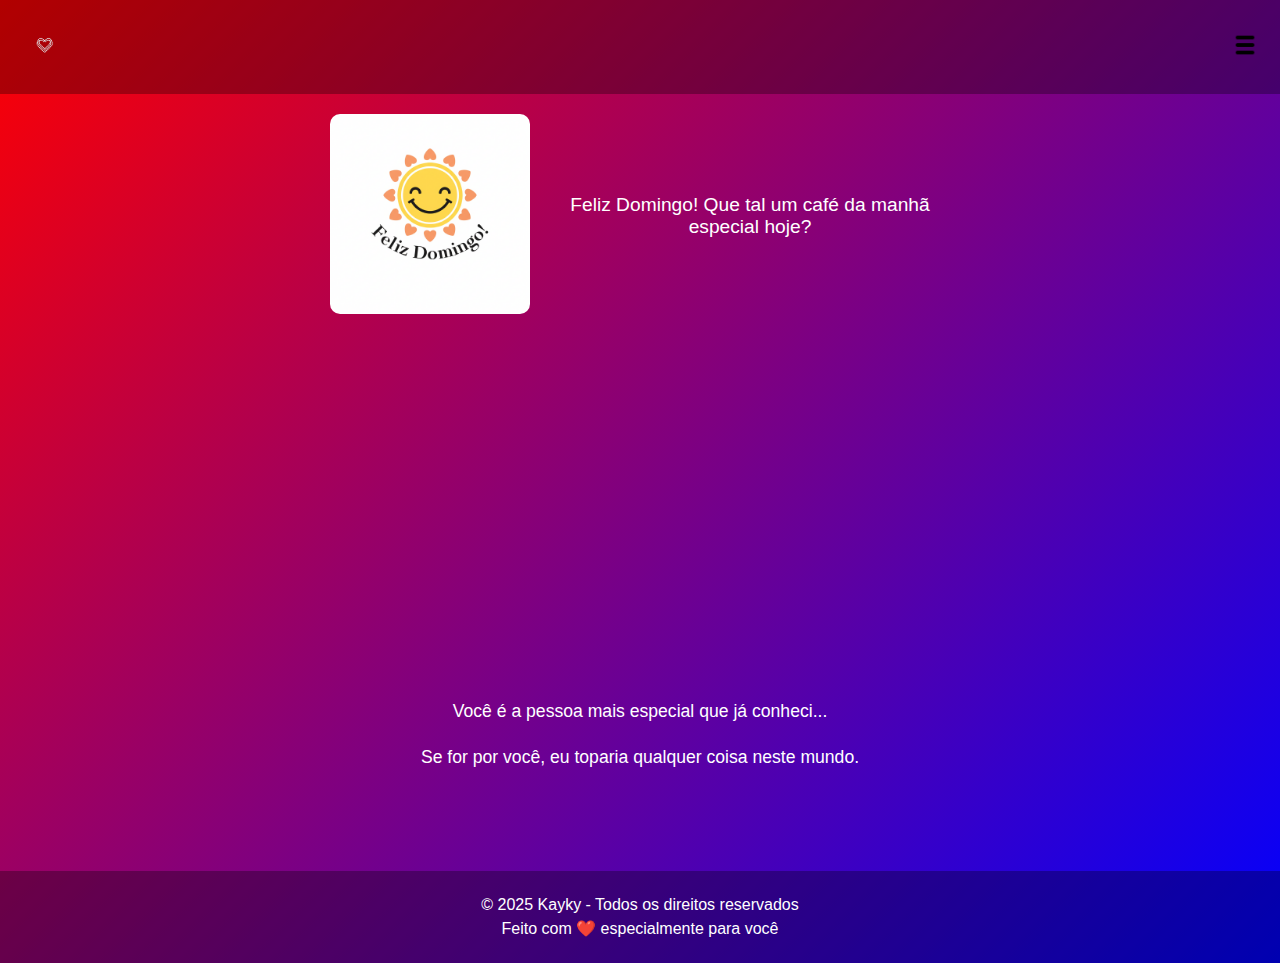
<file: index.html>
<!DOCTYPE html>
<html lang="pt-BR">
<head>
    <meta charset="UTF-8">
    <meta name="viewport" content="width=device-width, initial-scale=1.0">
    <title>Para Você ❤️</title>
    <link rel="stylesheet" href="style.css">
</head>
<body>
    <!-- Menu Superior -->
    <header>
        <div class="logo">
            <img src="imagens/logo.png" alt="Logo">
        </div>
        <div class="menu-toggle">
            <img src="imagens/menu-icon.png" alt="Menu">
        </div>
        <nav class="menu">
            <ul>
                <li><a href="paginas/servicos.html">Serviços</a></li>
                <li><a href="paginas/status.html">Status</a></li>
                <li><a href="paginas/mensagens.html">Mensagens</a></li>
                <li><a href="paginas/contato.html">Contato</a></li>
            </ul>
        </nav>
    </header>

    <!-- Conteúdo Principal -->
    <main>
        <div class="mensagem-diaria">
            <div class="imagem-dia">
                <!-- Imagem será carregada via JS -->
            </div>
            <div class="texto-dia">
                <!-- Mensagem será carregada via JS -->
            </div>
        </div>

        <div class="video-container">
            <iframe width="560" height="315" src="https://www.youtube.com/embed/cxkSy7drF_U" frameborder="0" allowfullscreen></iframe>
        </div>

        <div class="declaracao">
            <p>Você é a pessoa mais especial que já conheci...</p>
            <p>Se for por você, eu toparia qualquer coisa neste mundo.</p>
        </div>
    </main>

    <!-- Rodapé -->
    <footer>
        <p>© 2025 Kayky - Todos os direitos reservados</p>
        <p>Feito com ❤️ especialmente para você</p>
    </footer>

    <script src="script.js"></script>
</body>
</html>
</file>
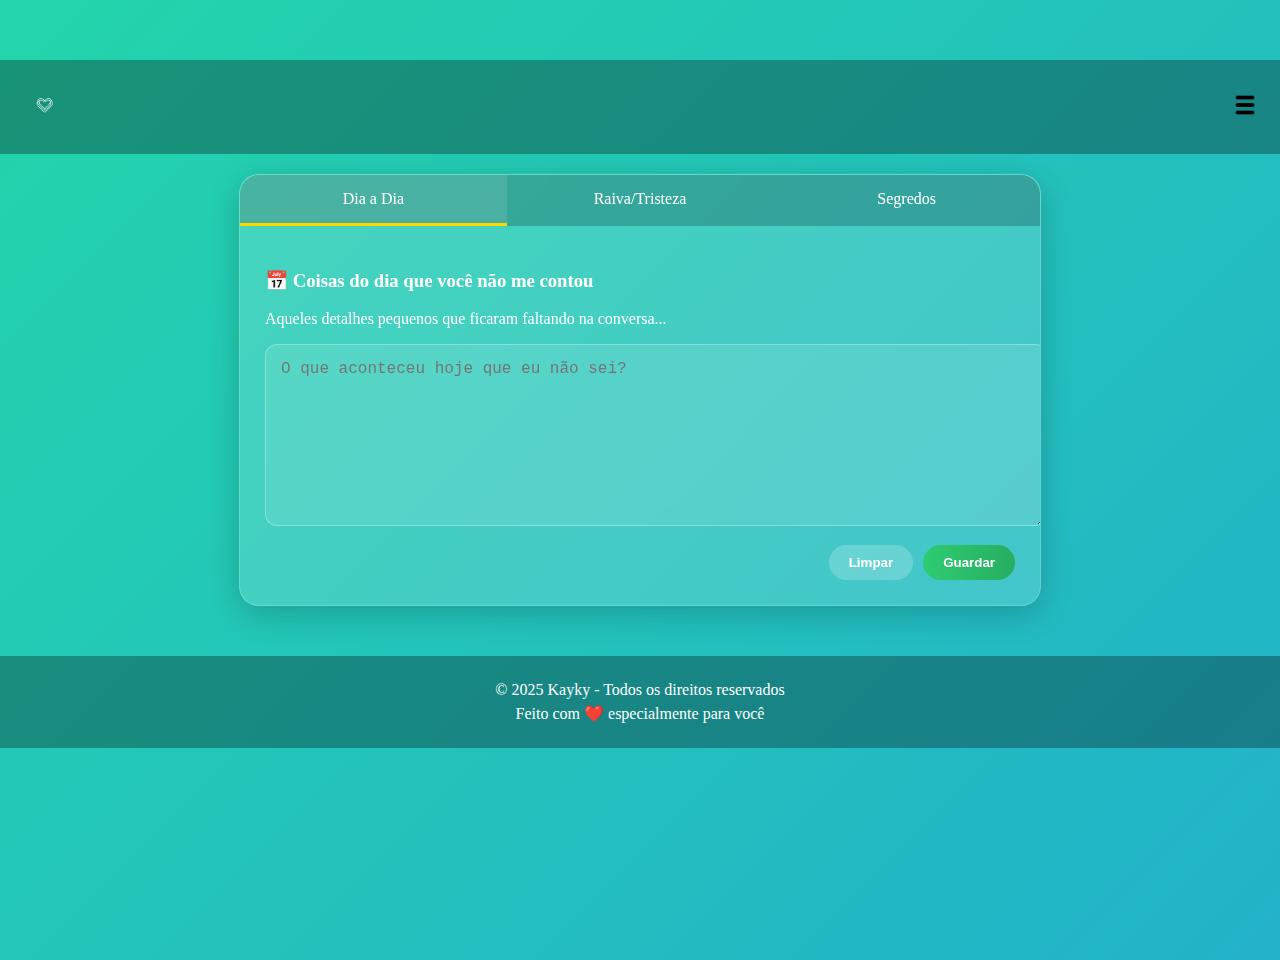
<file: paginas/contato.html>
<!DOCTYPE html>
<html lang="pt-BR">
<head>
    <meta charset="UTF-8">
    <meta name="viewport" content="width=device-width, initial-scale=1.0">
    <title>Caixa de Desabafos 💬</title>
    <link rel="stylesheet" href="../style.css">
    <style>
        /* Estilos gerais (mantendo o visual da página de status) */
        body {
            background: linear-gradient(-45deg, #ee7752, #e73c7e, #23a6d5, #23d5ab);
            background-size: 400% 400%;
            animation: gradient 15s ease infinite;
            color: white;
            font-family: 'Georgia', serif;
            margin: 0;
            min-height: 100vh;
            padding-top: 60px;
        }
        
        @keyframes gradient {
            0% { background-position: 0% 50%; }
            50% { background-position: 100% 50%; }
            100% { background-position: 0% 50%; }
        }

        /* Container principal */
        .tab-container {
            max-width: 800px;
            margin: 20px auto;
            background: rgba(255, 255, 255, 0.15);
            backdrop-filter: blur(10px);
            border-radius: 20px;
            border: 1px solid rgba(255, 255, 255, 0.2);
            box-shadow: 0 8px 32px rgba(0, 0, 0, 0.2);
            overflow: hidden;
        }

        /* Abas */
        .tabs {
            display: flex;
            background: rgba(0, 0, 0, 0.2);
        }
        
        .tab {
            padding: 15px 20px;
            cursor: pointer;
            text-align: center;
            flex: 1;
            transition: all 0.3s;
            border-bottom: 3px solid transparent;
        }
        
        .tab.active {
            border-bottom: 3px solid #ffd700;
            background: rgba(255, 255, 255, 0.1);
        }
        
        /* Conteúdo das abas */
        .tab-content {
            display: none;
            padding: 25px;
        }
        
        .tab-content.active {
            display: block;
        }
        
        /* Área de texto e botões */
        .text-box {
            position: relative;
        }
        
        textarea {
            width: 100%;
            padding: 15px;
            border-radius: 12px;
            background: rgba(255, 255, 255, 0.1);
            border: 1px solid rgba(255, 255, 255, 0.3);
            color: white;
            font-size: 16px;
            min-height: 150px;
            resize: vertical;
        }
        
        .buttons {
            display: flex;
            justify-content: flex-end;
            gap: 10px;
            margin-top: 15px;
        }
        
        button {
            padding: 10px 20px;
            border-radius: 20px;
            border: none;
            cursor: pointer;
            font-weight: bold;
            transition: all 0.3s;
        }
        
        .send-btn {
            background: linear-gradient(90deg, #2ecc71, #27ae60);
            color: white;
        }
        
        .clear-btn {
            background: rgba(255, 255, 255, 0.2);
            color: white;
        }
        
        button:hover {
            transform: translateY(-2px);
            box-shadow: 0 4px 8px rgba(0, 0, 0, 0.2);
        }
        
        /* Mensagem de confirmação */
        .confirmation {
            display: none;
            text-align: center;
            margin-top: 15px;
            padding: 10px;
            background: rgba(46, 204, 113, 0.2);
            border-radius: 8px;
        }
    </style>
</head>
<body>
    <!-- Menu Superior -->
    <header>
        <div class="logo">
            <img src="../imagens/logo.png" alt="Logo">
        </div>
        <div class="menu-toggle">
            <img src="../imagens/menu-icon.png" alt="Menu">
        </div>
        <nav class="menu">
            <ul>
                <li><a href="../index.html">Home</a></li>
                <li><a href="servicos.html">Serviços</a></li>
                <li><a href="status.html">Status</a></li>
                <li><a href="mensagens.html">Mensagens</a></li>
                <li><a href="contato.html">Contato</a></li>
            </ul>
        </nav>
    </header>

    <div class="tab-container">
        <!-- Abas -->
        <div class="tabs">
            <div class="tab active" data-tab="daily">Dia a Dia</div>
            <div class="tab" data-tab="angry">Raiva/Tristeza</div>
            <div class="tab" data-tab="secret">Segredos</div>
        </div>
        
        <!-- Conteúdo das Abas -->
        
        <!-- 1. Dia a Dia -->
        <div class="tab-content active" id="daily">
            <h3>📅 Coisas do dia que você não me contou</h3>
            <p>Aqueles detalhes pequenos que ficaram faltando na conversa...</p>
            <div class="text-box">
                <textarea placeholder="O que aconteceu hoje que eu não sei?"></textarea>
                <div class="buttons">
                    <button class="clear-btn">Limpar</button>
                    <button class="send-btn">Guardar</button>
                </div>
            </div>
            <div class="confirmation">Mensagem do dia guardada com carinho!</div>
        </div>
        
        <!-- 2. Raiva/Tristeza -->
        <div class="tab-content" id="angry">
            <h3>😤 Razões para estar chateada comigo</h3>
            <p>Me ajude a entender o que fiz de errado (pode ser anônimo)...</p>
            <div class="text-box">
                <textarea placeholder="O que eu fiz que te deixou brava/triste?"></textarea>
                <div class="buttons">
                    <button class="clear-btn">Limpar</button>
                    <button class="send-btn">Enviar</button>
                </div>
            </div>
            <div class="confirmation">Obrigado por compartilhar. Vou refletir sobre isso.</div>
        </div>
        
        <!-- 3. Segredos (com comportamento especial) -->
        <div class="tab-content" id="secret">
            <h3>🤫 Segredos Profundos</h3>
            <p>Algo sobre você, sobre alguém, ou que não quer que eu saiba ainda...</p>
            <div class="text-box">
                <textarea placeholder="Desabafe sem medo, isso não será salvo"></textarea>
                <div class="buttons">
                    <button class="clear-btn" id="destroy-btn">Apagar Para Sempre</button>
                </div>
            </div>
            <div class="confirmation" id="secret-confirm">Seu segredo está a salvo comigo (e foi vaporizado).</div>
        </div>
    </div>

    <!-- Rodapé -->
    <footer>
        <p>© 2025 Kayky - Todos os direitos reservados</p>
        <p>Feito com ❤️ especialmente para você</p>
    </footer>

    <script>
        // Sistema de abas
        const tabs = document.querySelectorAll('.tab');
        tabs.forEach(tab => {
            tab.addEventListener('click', () => {
                // Remove classe ativa de todas as abas
                tabs.forEach(t => t.classList.remove('active'));
                document.querySelectorAll('.tab-content').forEach(c => c.classList.remove('active'));
                
                // Ativa a aba clicada
                tab.classList.add('active');
                document.getElementById(tab.dataset.tab).classList.add('active');
            });
        });

        // Sistema de mensagens (para as abas normais)
        document.querySelectorAll('.send-btn').forEach(btn => {
            btn.addEventListener('click', function() {
                const tabContent = this.closest('.tab-content');
                const textarea = tabContent.querySelector('textarea');
                const confirmation = tabContent.querySelector('.confirmation');
                
                if(textarea.value.trim() !== '') {
                    // Salva no localStorage
                    const messages = JSON.parse(localStorage.getItem('tabMessages') || {};
                    messages[tabContent.id] = messages[tabContent.id] || [];
                    messages[tabContent.id].push({
                        text: textarea.value,
                        date: new Date().toISOString()
                    });
                    localStorage.setItem('tabMessages', JSON.stringify(messages));
                    
                    // Mostra confirmação
                    confirmation.style.display = 'block';
                    setTimeout(() => {
                        confirmation.style.display = 'none';
                    }, 3000);
                    
                    // Limpa o campo
                    textarea.value = '';
                }
            });
        });

        // Botão de limpar
        document.querySelectorAll('.clear-btn').forEach(btn => {
            btn.addEventListener('click', function() {
                const textarea = this.closest('.text-box').querySelector('textarea');
                textarea.value = '';
            });
        });

        // Comportamento ESPECIAL para a aba de segredos
        document.getElementById('destroy-btn').addEventListener('click', function() {
            const textarea = document.querySelector('#secret textarea');
            const confirmation = document.getElementById('secret-confirm');
            
            if(textarea.value.trim() !== '') {
                // NÃO SALVA - APENAS MOSTRA A CONFIRMAÇÃO
                confirmation.style.display = 'block';
                setTimeout(() => {
                    confirmation.style.display = 'none';
                }, 3000);
                
                // Limpa o campo
                textarea.value = '';
            }
        });

        // Menu toggle
        document.querySelector('.menu-toggle').addEventListener('click', function() {
            const menu = document.querySelector('.menu');
            menu.style.display = menu.style.display === 'block' ? 'none' : 'block';
        });
    </script>
</body>
</html>
</file>
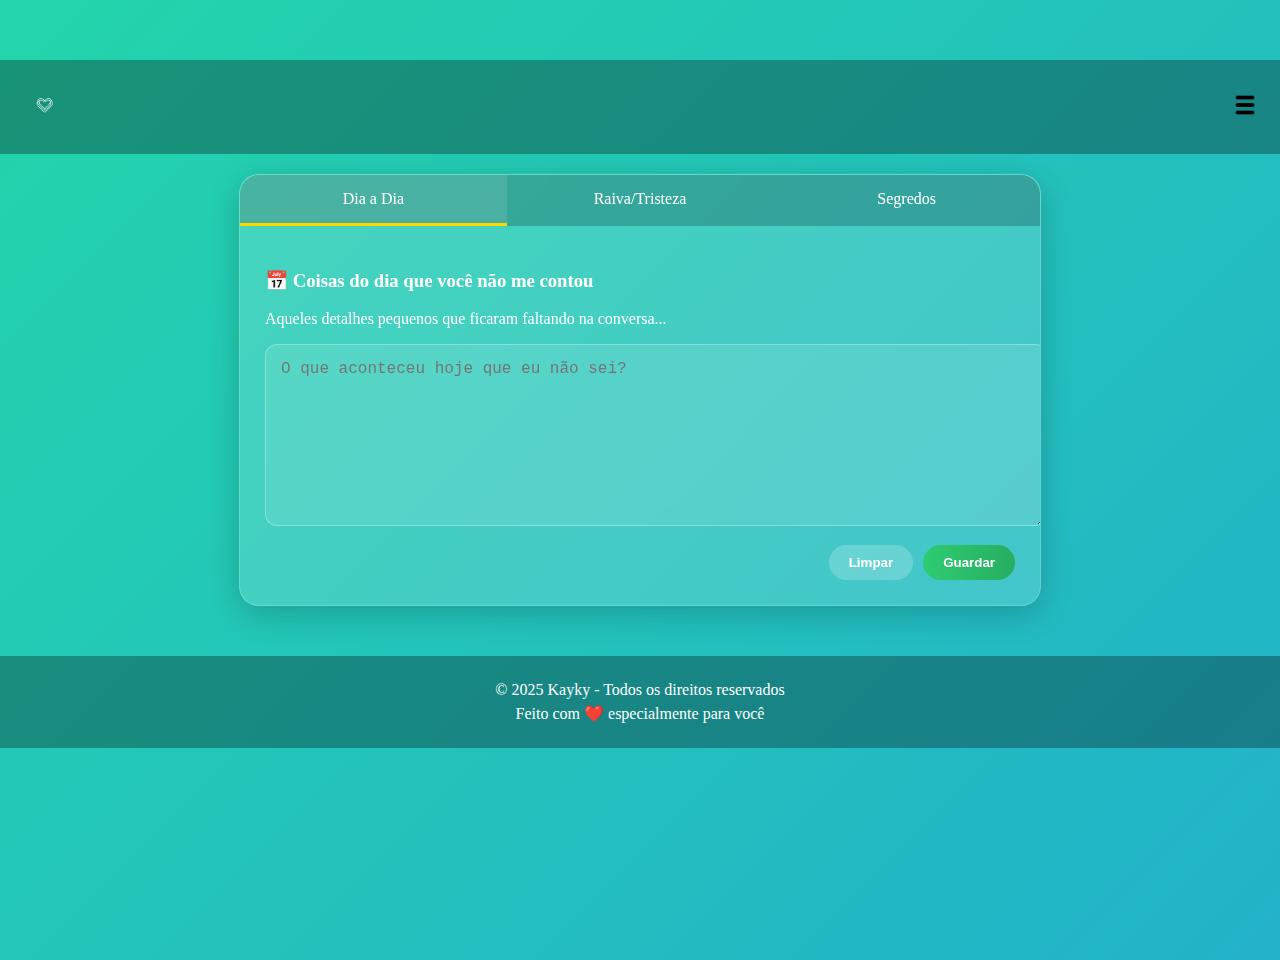
<file: paginas/contatos.html>
<!DOCTYPE html>
<html lang="pt-BR">
<head>
    <meta charset="UTF-8">
    <meta name="viewport" content="width=device-width, initial-scale=1.0">
    <title>Caixa de Desabafos 💬</title>
    <link rel="stylesheet" href="../style.css">
    <style>
        /* Estilos gerais (mantendo o visual da página de status) */
        body {
            background: linear-gradient(-45deg, #ee7752, #e73c7e, #23a6d5, #23d5ab);
            background-size: 400% 400%;
            animation: gradient 15s ease infinite;
            color: white;
            font-family: 'Georgia', serif;
            margin: 0;
            min-height: 100vh;
            padding-top: 60px;
        }
        
        @keyframes gradient {
            0% { background-position: 0% 50%; }
            50% { background-position: 100% 50%; }
            100% { background-position: 0% 50%; }
        }

        /* Container principal */
        .tab-container {
            max-width: 800px;
            margin: 20px auto;
            background: rgba(255, 255, 255, 0.15);
            backdrop-filter: blur(10px);
            border-radius: 20px;
            border: 1px solid rgba(255, 255, 255, 0.2);
            box-shadow: 0 8px 32px rgba(0, 0, 0, 0.2);
            overflow: hidden;
        }

        /* Abas */
        .tabs {
            display: flex;
            background: rgba(0, 0, 0, 0.2);
        }
        
        .tab {
            padding: 15px 20px;
            cursor: pointer;
            text-align: center;
            flex: 1;
            transition: all 0.3s;
            border-bottom: 3px solid transparent;
        }
        
        .tab.active {
            border-bottom: 3px solid #ffd700;
            background: rgba(255, 255, 255, 0.1);
        }
        
        /* Conteúdo das abas */
        .tab-content {
            display: none;
            padding: 25px;
        }
        
        .tab-content.active {
            display: block;
        }
        
        /* Área de texto e botões */
        .text-box {
            position: relative;
        }
        
        textarea {
            width: 100%;
            padding: 15px;
            border-radius: 12px;
            background: rgba(255, 255, 255, 0.1);
            border: 1px solid rgba(255, 255, 255, 0.3);
            color: white;
            font-size: 16px;
            min-height: 150px;
            resize: vertical;
        }
        
        .buttons {
            display: flex;
            justify-content: flex-end;
            gap: 10px;
            margin-top: 15px;
        }
        
        button {
            padding: 10px 20px;
            border-radius: 20px;
            border: none;
            cursor: pointer;
            font-weight: bold;
            transition: all 0.3s;
        }
        
        .send-btn {
            background: linear-gradient(90deg, #2ecc71, #27ae60);
            color: white;
        }
        
        .clear-btn {
            background: rgba(255, 255, 255, 0.2);
            color: white;
        }
        
        button:hover {
            transform: translateY(-2px);
            box-shadow: 0 4px 8px rgba(0, 0, 0, 0.2);
        }
        
        /* Mensagem de confirmação */
        .confirmation {
            display: none;
            text-align: center;
            margin-top: 15px;
            padding: 10px;
            background: rgba(46, 204, 113, 0.2);
            border-radius: 8px;
        }
    </style>
</head>
<body>
    <!-- Menu Superior -->
    <header>
        <div class="logo">
            <img src="../imagens/logo.png" alt="Logo">
        </div>
        <div class="menu-toggle">
            <img src="../imagens/menu-icon.png" alt="Menu">
        </div>
        <nav class="menu">
            <ul>
                <li><a href="../index.html">Home</a></li>
                <li><a href="servicos.html">Serviços</a></li>
                <li><a href="status.html">Status</a></li>
                <li><a href="mensagens.html">Mensagens</a></li>
                <li><a href="contato.html">Contato</a></li>
            </ul>
        </nav>
    </header>

    <div class="tab-container">
        <!-- Abas -->
        <div class="tabs">
            <div class="tab active" data-tab="daily">Dia a Dia</div>
            <div class="tab" data-tab="angry">Raiva/Tristeza</div>
            <div class="tab" data-tab="secret">Segredos</div>
        </div>
        
        <!-- Conteúdo das Abas -->
        
        <!-- 1. Dia a Dia -->
        <div class="tab-content active" id="daily">
            <h3>📅 Coisas do dia que você não me contou</h3>
            <p>Aqueles detalhes pequenos que ficaram faltando na conversa...</p>
            <div class="text-box">
                <textarea placeholder="O que aconteceu hoje que eu não sei?"></textarea>
                <div class="buttons">
                    <button class="clear-btn">Limpar</button>
                    <button class="send-btn">Guardar</button>
                </div>
            </div>
            <div class="confirmation">Mensagem do dia guardada com carinho!</div>
        </div>
        
        <!-- 2. Raiva/Tristeza -->
        <div class="tab-content" id="angry">
            <h3>😤 Razões para estar chateada comigo</h3>
            <p>Me ajude a entender o que fiz de errado (pode ser anônimo)...</p>
            <div class="text-box">
                <textarea placeholder="O que eu fiz que te deixou brava/triste?"></textarea>
                <div class="buttons">
                    <button class="clear-btn">Limpar</button>
                    <button class="send-btn">Enviar</button>
                </div>
            </div>
            <div class="confirmation">Obrigado por compartilhar. Vou refletir sobre isso.</div>
        </div>
        
        <!-- 3. Segredos (com comportamento especial) -->
        <div class="tab-content" id="secret">
            <h3>🤫 Segredos Profundos</h3>
            <p>Algo sobre você, sobre alguém, ou que não quer que eu saiba ainda...</p>
            <div class="text-box">
                <textarea placeholder="Desabafe sem medo, isso não será salvo"></textarea>
                <div class="buttons">
                    <button class="clear-btn" id="destroy-btn">Apagar Para Sempre</button>
                </div>
            </div>
            <div class="confirmation" id="secret-confirm">Seu segredo está a salvo comigo (e foi vaporizado).</div>
        </div>
    </div>

    <!-- Rodapé -->
    <footer>
        <p>© 2025 Kayky - Todos os direitos reservados</p>
        <p>Feito com ❤️ especialmente para você</p>
    </footer>

    <script>
        // Sistema de abas
        const tabs = document.querySelectorAll('.tab');
        tabs.forEach(tab => {
            tab.addEventListener('click', () => {
                // Remove classe ativa de todas as abas
                tabs.forEach(t => t.classList.remove('active'));
                document.querySelectorAll('.tab-content').forEach(c => c.classList.remove('active'));
                
                // Ativa a aba clicada
                tab.classList.add('active');
                document.getElementById(tab.dataset.tab).classList.add('active');
            });
        });

        // Sistema de mensagens (para as abas normais)
        document.querySelectorAll('.send-btn').forEach(btn => {
            btn.addEventListener('click', function() {
                const tabContent = this.closest('.tab-content');
                const textarea = tabContent.querySelector('textarea');
                const confirmation = tabContent.querySelector('.confirmation');
                
                if(textarea.value.trim() !== '') {
                    // Salva no localStorage
                    const messages = JSON.parse(localStorage.getItem('tabMessages') || {};
                    messages[tabContent.id] = messages[tabContent.id] || [];
                    messages[tabContent.id].push({
                        text: textarea.value,
                        date: new Date().toISOString()
                    });
                    localStorage.setItem('tabMessages', JSON.stringify(messages));
                    
                    // Mostra confirmação
                    confirmation.style.display = 'block';
                    setTimeout(() => {
                        confirmation.style.display = 'none';
                    }, 3000);
                    
                    // Limpa o campo
                    textarea.value = '';
                }
            });
        });

        // Botão de limpar
        document.querySelectorAll('.clear-btn').forEach(btn => {
            btn.addEventListener('click', function() {
                const textarea = this.closest('.text-box').querySelector('textarea');
                textarea.value = '';
            });
        });

        // Comportamento ESPECIAL para a aba de segredos
        document.getElementById('destroy-btn').addEventListener('click', function() {
            const textarea = document.querySelector('#secret textarea');
            const confirmation = document.getElementById('secret-confirm');
            
            if(textarea.value.trim() !== '') {
                // NÃO SALVA - APENAS MOSTRA A CONFIRMAÇÃO
                confirmation.style.display = 'block';
                setTimeout(() => {
                    confirmation.style.display = 'none';
                }, 3000);
                
                // Limpa o campo
                textarea.value = '';
            }
        });

        // Menu toggle
        document.querySelector('.menu-toggle').addEventListener('click', function() {
            const menu = document.querySelector('.menu');
            menu.style.display = menu.style.display === 'block' ? 'none' : 'block';
        });
    </script>
</body>
</html>
</file>
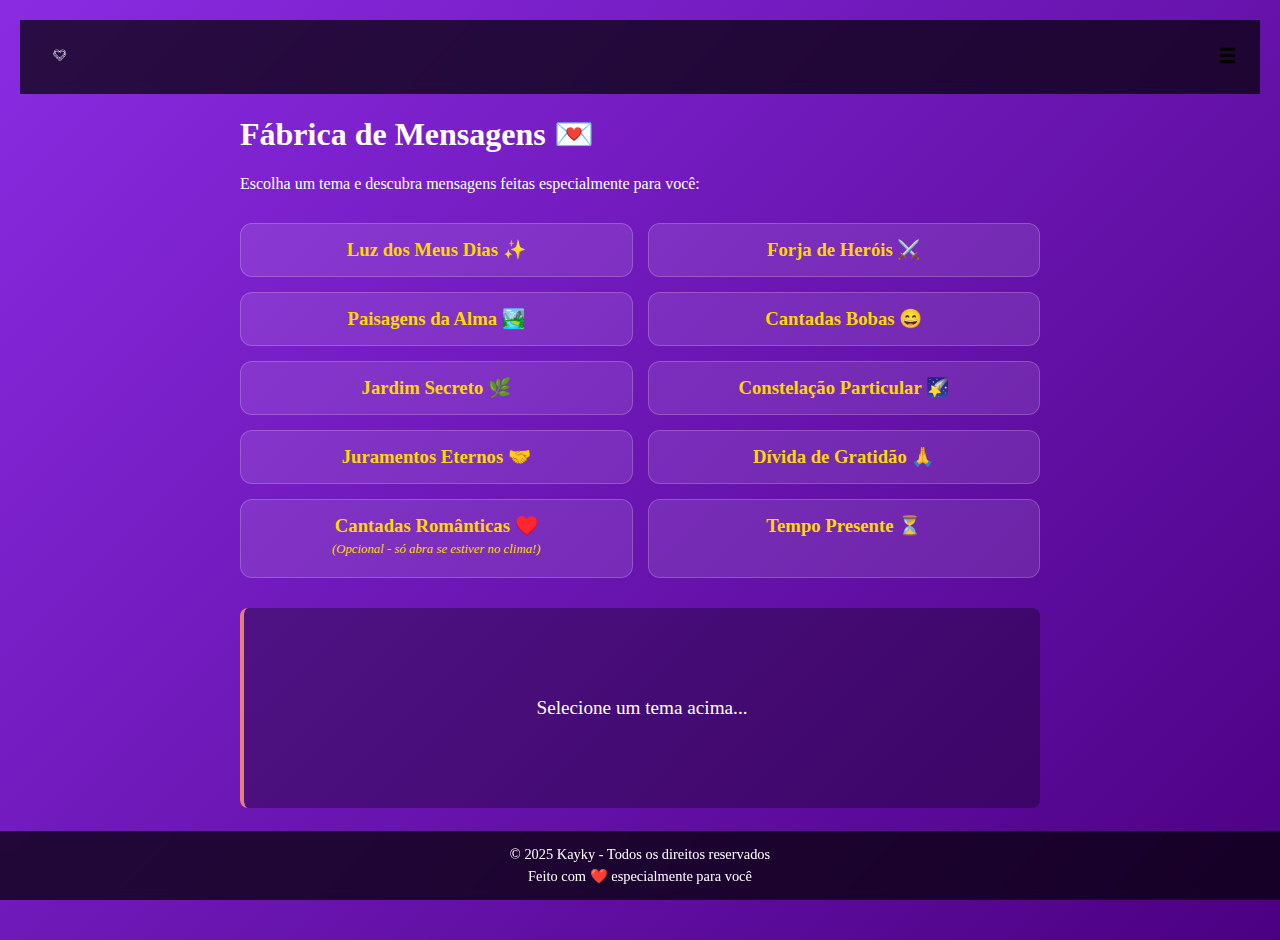
<file: paginas/mensagens.html>
<!DOCTYPE html>
<html lang="pt-BR">
<head>
    <meta charset="UTF-8">
    <meta name="viewport" content="width=device-width, initial-scale=1.0">
    <title>Mensagens para Você 💌</title>
    <style>
        body {
            background: linear-gradient(135deg, #8a2be2, #4b0082);
            color: white;
            font-family: 'Georgia', serif;
            margin: 0;
            padding: 20px;
            min-height: 100vh;
        }
        .mensagens-container {
            max-width: 800px;
            margin: 0 auto;
        }
        .temas-grid {
            display: grid;
            grid-template-columns: repeat(2, 1fr);
            gap: 15px;
            margin: 30px 0;
        }
        .tema-box {
            background: rgba(255, 255, 255, 0.1);
            border-radius: 12px;
            padding: 15px;
            text-align: center;
            cursor: pointer;
            transition: all 0.3s;
            border: 1px solid rgba(255, 255, 255, 0.2);
        }
        .tema-box:hover {
            transform: translateY(-5px);
            background: rgba(255, 255, 255, 0.15);
        }
        .tema-box h3 {
            margin: 0;
            color: #ffd700;
            display: flex;
            align-items: center;
            justify-content: center;
            gap: 8px;
        }
        .aviso {
            font-size: 0.8rem;
            color: #ffd700;
            font-style: italic;
            margin: 5px 0;
        }
        .mensagem-box {
            background: rgba(0, 0, 0, 0.3);
            border-left: 4px solid #e67e7e;
            padding: 25px;
            margin: 30px auto;
            min-height: 150px;
            display: flex;
            align-items: center;
            justify-content: center;
            flex-direction: column;
            border-radius: 8px;
            transition: opacity 0.5s;
            position: relative;
            overflow: hidden;
        }
        .mensagem-box p {
            font-size: 1.2rem;
            line-height: 1.6;
            text-align: center;
            margin: 0;
        }
        .favorito-btn {
            margin-top: 15px;
            cursor: pointer;
            opacity: 0.5;
            transition: all 0.3s;
        }
        .favorito-btn:hover {
            opacity: 1;
            transform: scale(1.2);
        }
        .favorito-btn.ativo {
            opacity: 1;
            color: #ff6b6b;
        }
        .estrela {
            position: absolute;
            background: white;
            border-radius: 50%;
            pointer-events: none;
            z-index: -1;
            animation: piscar 3s infinite;
        }
        @keyframes piscar {
            0%, 100% { opacity: 0.2; }
            50% { opacity: 1; }
        }
        @media (max-width: 600px) {
            .temas-grid {
                grid-template-columns: 1fr;
            }
        }
    </style>
</head>
<body>
<!-- Menu Superior Fixo -->
<header style="
    position: sticky;
    top: 0;
    z-index: 100;
    display: flex;
    justify-content: space-between;
    align-items: center;
    padding: 15px 20px;
    background: rgba(0, 0, 0, 0.7);
    backdrop-filter: blur(5px);
">
    <div class="logo">
        <img src="../imagens/logo.png" alt="Logo" style="height: 40px;">
    </div>
    <div class="menu-toggle" style="cursor: pointer;">
        <img src="../imagens/menu-icon.png" alt="Menu" style="height: 25px;">
    </div>
    <nav class="menu" style="
        display: none;
        position: absolute;
        top: 70px;
        right: 20px;
        background: rgba(0, 0, 0, 0.9);
        padding: 15px;
        border-radius: 8px;
    ">
        <ul style="list-style: none; padding: 0; margin: 0;">
            <li style="margin: 10px 0;"><a href="../index.html" style="color: white; text-decoration: none;">Home</a></li>
            <li style="margin: 10px 0;"><a href="servicos.html" style="color: white; text-decoration: none;">Serviços</a></li>
            <li style="margin: 10px 0;"><a href="status.html" style="color: white; text-decoration: none;">Status</a></li>
            <li style="margin: 10px 0;"><a href="mensagens.html" style="color: white; text-decoration: none;">Mensagens</a></li>
            <li style="margin: 10px 0;"><a href="contato.html" style="color: white; text-decoration: none;">Contato</a></li>
        </ul>
    </nav>
</header>

<script>
    // Script do Menu (para colar junto)
    document.querySelector('.menu-toggle').addEventListener('click', function() {
        const menu = document.querySelector('.menu');
        menu.style.display = menu.style.display === 'block' ? 'none' : 'block';
    });
</script>
    <div class="mensagens-container">
        <h1>Fábrica de Mensagens 💌</h1>
        <p>Escolha um tema e descubra mensagens feitas especialmente para você:</p>

        <div class="temas-grid">
            <!-- Tema 1 -->
            <div class="tema-box" onclick="gerarMensagem('luz-dos-meus-dias')">
                <h3>Luz dos Meus Dias ✨</h3>
            </div>
            
            <!-- Tema 2 -->
            <div class="tema-box" onclick="gerarMensagem('forja-de-herois')">
                <h3>Forja de Heróis ⚔️</h3>
            </div>
            
            <!-- Tema 3 -->
            <div class="tema-box" onclick="gerarMensagem('paisagens-da-alma')">
                <h3>Paisagens da Alma 🏞️</h3>
            </div>
            
            <!-- Tema 4 -->
            <div class="tema-box" onclick="gerarMensagem('cantadas-bobas')">
                <h3>Cantadas Bobas 😄</h3>
            </div>
            
            <!-- Tema 5 -->
            <div class="tema-box" onclick="gerarMensagem('jardim-secreto')">
                <h3>Jardim Secreto 🌿</h3>
            </div>
            
            <!-- Tema 6 -->
            <div class="tema-box" onclick="gerarMensagem('constelacao-particular')">
                <h3>Constelação Particular 🌠</h3>
            </div>
            
            <!-- Tema 7 -->
            <div class="tema-box" onclick="gerarMensagem('juramentos-eternos')">
                <h3>Juramentos Eternos 🤝</h3>
            </div>
            
            <!-- Tema 8 -->
            <div class="tema-box" onclick="gerarMensagem('divida-de-gratidao')">
                <h3>Dívida de Gratidão 🙏</h3>
            </div>
            
            <!-- Tema 9 -->
            <div class="tema-box" onclick="gerarMensagem('cantadas-romanticas')">
                <h3>Cantadas Românticas ♥️</h3>
                <p class="aviso">(Opcional - só abra se estiver no clima!)</p>
            </div>
            
            <!-- Tema 10 -->
            <div class="tema-box" onclick="gerarMensagem('tempo-presente')">
                <h3>Tempo Presente ⏳</h3>
            </div>
        </div>

        <div class="mensagem-box" id="mensagem-gerada">
            <p>Selecione um tema acima...</p>
        </div>
    </div>

    <script>
        // TODAS AS 300+ MENSAGENS ORGANIZADAS POR TEMA
        const mensagensPorTema = {
            "luz-dos-meus-dias": [
                "Seu sorriso é meu combustível para dias melhores",
                "Sua voz é o único GPS que eu preciso na vida",
                "Inventariaria cada motivo do seu sorriso, mas faltariam páginas no mundo",
                "Você sorri com os olhos antes dos lábios - e meu coração sempre sabe antes do meu cérebro",
                "Seu sorriso não é só fofo - é um farol que me guia nos dias mais cinzentos",
                "Até quando está triste, você presenteia o mundo com essa luz",
                "Seu sorriso é como o nascer do sol: mesmo quando esperado, sempre me surpreende",
                "Você ilumina o ambiente não com luz, mas com essa aura única que só você tem",
                "Se sorriso fosse moeda, você seria a pessoa mais rica do planeta",
                "Seu sorriso é meu alarme biológico: só um dia vale a pena quando ele aparece",
                "Seu sorriso tem o poder de reescrever meus dias ruins",
                "Você é a prova viva que alegria pode ser contagiosa",
                "Seu sorriso é meu ponto cardeal - sempre sei onde estou quando o vejo",
                "Você sorri como quem presenteia o mundo com pequenos milagres",
                "Seu sorriso desarma até os dias mais armados",
                "Você é a definição de 'luz própria' que os dicionários esqueceram",
                "Seu sorriso é meu spoiler de que o dia vai melhorar",
                "Você transforma sorrisos em linguagem universal",
                "Seu sorriso é como um ato de resistência contra tudo que é cinza",
                "Você é a prova de que sorrisos podem ser herança genética da alegria",
                "Seu sorriso é meu GPS emocional",
                "Você sorri como quem acende velas em cavernas escuras",
                "Seu sorriso é meu certificado de que a beleza existe",
                "Você distribui sorrisos como quem planta jardins",
                "Seu sorriso é meu lembrete diário de que vale a pena viver",
                "Você é a única pessoa cujo sorriso eu reconheceria no escuro",
                "Seu sorriso é meu código de barras para dias bons",
                "Você tem o sorriso mais honesto que já vi - nunca esconde o que sente",
                "Seu sorriso é meu selo de qualidade para o dia",
                "Você é a pessoa que me faz entender por que 'sorriso' rima com 'paraíso'"
            ],
            "forja-de-herois": [
                "Você é a prova de que gentileza e força são irmãs gêmeas",
                "Me ensine a ser um pouquinho do que você é: aquela coragem que não precisa de armadura",
                "Até sua sombra é inspiradora - sempre elegante, mesmo nos dias tortos",
                "Você me inspira a ser melhor não por perfeição, mas pela forma como transforma até as pequenas coisas em algo mágico",
                "Quero ser digno do seu sorriso",
                "Sua força silenciosa é mais poderosa que qualquer grito",
                "Você transforma desafios em degraus - e eu admiro cada passo",
                "Sua resiliência é aula que eu nunca faltaria",
                "Até quando duvida de si, você inspira os outros a acreditarem",
                "Você é a definição viva de 'fazer o bem sem olhar a quem'",
                "Sua gentileza é revolucionária num mundo tão apressado",
                "Você me mostrou que heroísmo não precisa de capa - às vezes basta um abraço no momento certo",
                "Sua coragem é tão natural quanto seu respirar",
                "Você é como água corrente: vai moldando pedras duras sem fazer alarde",
                "Sua persistência me ensinou que não existem muros, só degraus disfarçados",
                "Você transforma vulnerabilidade em ensinamento",
                "Sua ética é bússola que nunca falha",
                "Você é a prova de que integridade e calor humano podem habitar o mesmo corpo",
                "Sua capacidade de recomeçar é lição que eu estudo todo dia",
                "Você faz da empatia sua superpotência",
                "Sua inteligência emocional é obra de arte em constante evolução",
                "Você ensina sem palavras - seu exemplo já é currículo completo",
                "Sua paciência é como raiz de árvore: firme e cheia de histórias",
                "Você é mestre em transformar lágrimas em aprendizado",
                "Sua generosidade não conhece fronteiras",
                "Você é arquiteta de pontes onde outros veem abismos",
                "Sua coragem de ser autêntica é farol para quem está perdido",
                "Você transforma quedas em coreografias graciosas",
                "Sua luz não ofusca - ilumina quem está por perto",
                "Você é a prova de que humanos podem ser anjos disfarçados"
            ],
            "paisagens-da-alma": [
                "Você é como o cheiro de livro novo: sempre me surpreendendo com camadas escondidas",
                "Se fosse paisagem, seria um lago de montanha: tranquila por fora, profunda por dentro",
                "Todo mapa do meu coração tem um 'X' marcando onde você está",
                "Você é como a brisa do mar: mexe com tudo, mas ninguém vê",
                "Se fosse estação do ano, seria primavera: traz vida até onde não esperamos",
                "Você é como café fresco de manhã: conforto que se renova a cada dia",
                "Se fosse fenômeno natural, seria aurora boreal: rara, hipnotizante e impossível de descrever",
                "Você é como árvore antiga: suas raízes são histórias que eu quero ouvir",
                "Se fosse clima, seria aquele dia perfeito entre chuva e sol",
                "Você é como pôr do sol na praia: toda vez que vejo, acho mais bonito que da última vez",
                "Se fosse lugar, seria minha cidade natal: sempre quero voltar",
                "Você é como jardim secreto: só quem se perde acha",
                "Se fosse trilha sonora, seria aquela música que a gente ouve no repeat",
                "Você é como noite estrelada no campo: me lembra que o universo é grande, mas alguns pontos brilham mais",
                "Se fosse cheiro, seria aquele que a gente sente e pensa 'casa'",
                "Você é como rio: sempre em movimento, mas nunca perdendo sua essência",
                "Se fosse monumento, seria patrimônio da humanidade",
                "Você é como café da manhã de hotel: todo dia descubro uma delícia nova",
                "Se fosse mapa, seria aquele que leva a tesouros escondidos",
                "Você é como ponte: conecta mundos que pareciam distantes",
                "Se fosse estrada, seria aquela cheia de curvas interessantes",
                "Você é como farol: nem sempre perto, mas sempre orientando",
                "Se fosse janela, seria aquela com a melhor vista da cidade",
                "Você é como porto seguro: onde eu posso ser eu sem explicações",
                "Se fosse paisagem urbana, seria aquela esquina que tem história pra contar",
                "Você é como café quente em dia frio: reconforto na medida certa",
                "Se fosse viagem, seria aquela que a gente nunca quer que acabe",
                "Você é como jardim botânico: sempre algo novo pra admirar",
                "Se fosse ponte antiga, eu cruzaria todos os dias só pra te ver",
                "Você é como horizonte: me lembra que sempre há mais pra descobrir"
            ],
            "cantadas-bobas": [
                "Se beleza fosse energia, você resolveria a crise climática sozinha",
                "Você é como café da manhã de hotel: todo dia descubro uma delícia nova",
                "Namora comigo? Não? Tudo bem, vou esperar sentado... *abre cadeira dobrável*",
                "Se beleza desse pane, você deixaria o mundo no escuro!",
                "Você é como Wi-Fi: quanto mais perto, melhor o sinal!",
                "Gata, você é igual minha cafeteira: todo dia me desperta o melhor",
                "Se fosse crime ser linda, você já tinha prisão perpétua",
                "Você é como meu código: linda, mas às vezes não me responde",
                "Meu amor por você é igual bug de software: não tem explicação, mas tá aí",
                "Você é como algoritmo perfeito: complexa e impossível de esquecer",
                "Se fosse doce, seria brigadeiro: perfeição simples",
                "Você é como dia de folga: sempre acaba rápido demais",
                "Me chama de relâmpago, porque você me deixa eletrizado",
                "Você é como segunda-feira: eu reclamo, mas não vivo sem",
                "Se fosse música, seria funk: mexe com meu coração sem pedir licença",
                "Você é como café sem açúcar: forte e do jeito que eu gosto",
                "Meu coração é como site sem você: 404 not found",
                "Você é igual minha cadeira gamer: apoio perfeito pros meus melhores momentos",
                "Se fosse app, seria meu favorito - abro todo dia",
                "Você é como meu GitHub: me deixa cheio de commits (compromissos)",
                "Meu amor por você é igual loop infinito: não tem fim",
                "Você é como variável bem nomeada: fácil de entender, impossível de esquecer",
                "Se fosse IDE, seria Visual Studio: ilumina meu código (e minha vida)",
                "Você é como meu café: sempre me deixa alerta pros seus detalhes",
                "Me chama de JavaScript, porque sem você meu HTML é vazio",
                "Você é como responsive design: se adapta perfeitamente a qualquer situação",
                "Se fosse framework, seria React: componente essencial da minha vida",
                "Você é como meu teclado: sempre me respondendo na medida certa",
                "Meu coração é como site em produção: cai quando você sai",
                "Você é como console.log: sempre me traz as respostas que preciso"
            ],
            "jardim-secreto": [
                "Seus cabelos são meu arco-íris particular - sempre acho um pote de ouro no tom certo",
                "Você é como hera: vai crescendo devagar, mas quando vejo, já tomou todo meu coração",
                "Até seu nome é jardim: tem letra demais pra caber num verso só",
                "Seus olhos são como orquídeas raras: quanto mais olho, mais detalhes encontro",
                "Você é como raiz de árvore antiga: forte sem precisar mostrar",
                "Se fosse flor, seria peônia: delicada, mas resistente",
                "Você é como jardim de inverno: aconchegante mesmo quando o mundo lá fora é frio",
                "Seus gestos são como sementes: pequenos, mas capazes de florestas inteiras",
                "Você é como musgo: traz vida até onde ninguém espera",
                "Se fosse estufa, seria a que guarda as espécies mais raras",
                "Você é como raiz de orquídea: rara e valiosa",
                "Se fosse paisagismo, seria Burle Marx: revolucionário e cheio de estilo",
                "Você é como flor de cerejeira: efêmera, mas eterna na memória",
                "Seus silêncios são como bambu: cheios de significados escondidos",
                "Você é como jardim vertical: prova de que beleza cabe em qualquer espaço",
                "Se fosse perfume, seria o cheiro de terra molhada depois da chuva",
                "Você é como bonsai: pequenos detalhes contam histórias gigantes",
                "Se fosse folha, seria samambaia: resiliente e cheia de graça",
                "Você é como jardim de chuva: transforma até as tempestades em algo belo",
                "Se fosse paisagem, seria aquela que aparece nos sonhos bons",
                "Você é como raiz de jacarandá: forte o suficiente para sustentar mundos",
                "Se fosse estação, seria o momento em que as flores percebem que podem desabrochar",
                "Você é como cacto: sobrevive a desertos e ainda presenteia com flores",
                "Se fosse jardim, seria aquele que a gente visita e nunca quer ir embora",
                "Você é como trepadeira: vai conquistando espaços sem pressa",
                "Se fosse aroma, seria o cheiro de livro novo misturado com café da manhã",
                "Você é como semente de baobá: pequena agora, mas cheia de potencial gigante",
                "Se fosse natureza, seria aquela que a gente quer preservar a qualquer custo",
                "Você é como raiz de árvore genealógica: essencial e cheia de histórias",
                "Se fosse jardim botânico, eu passaria horas te catalogando"
            ],
            "constelacao-particular": [
                "Se alinhar planetas fosse fácil, eu já teria construído um observatório pra você",
                "Seus olhos têm o brilho que os astrônomos procuram em outras galáxias",
                "Você é como a Lua: ilumina minha noite, mas nunca deixo de te achar de dia",
                "Se fosse constelação, seria Cassiopeia: rainha indiscutível do céu",
                "Você é como eclipse solar: evento raro que todo mundo quer ver",
                "Seus pensamentos são como nebulosas: complexos e cheios de beleza escondida",
                "Você é como estrela cadente: passageira, mas deixa marcas eternas",
                "Se fosse astronomia, seria meu objeto de estudo preferido",
                "Você é como Via Láctea: impossível de capturar em uma só foto",
                "Seus olhos têm mais constelações que o atlas celeste",
                "Você é como buraco negro: me atrai de forma irresistível",
                "Se fosse telescópio Hubble, eu apontaria só pra você",
                "Você é como aurora boreal: dança de luzes que hipnotiza",
                "Seu brilho rivaliza com o das nebulosas mais distantes",
                "Você é como supernova: explosão de beleza que ilumina o universo",
                "Se fosse cometa, eu esperaria anos só pra te ver passar",
                "Você é como eclipse lunar: transforma o comum em espetáculo",
                "Seus gestos são como órbitas planetárias: precisos e cheios de graça",
                "Você é como estrela d'alva: sempre a primeira que eu vejo",
                "Se fosse astronomia, seria aquela aula que eu nunca faltaria",
                "Você é como galáxia de Andrômeda: linda mesmo a anos-luz de distância",
                "Seu sorriso é como eclipse solar total: raro e de tirar o fôlego",
                "Você é como estrela binária: duas vezes mais brilhante que as outras",
                "Se fosse observatório, eu passaria noites te estudando",
                "Você é como planeta habitável: raro e precioso",
                "Seu charme é como gravidade: impossível de resistir",
                "Você é como anel de Saturno: único no sistema solar",
                "Se fosse cosmo, seria meu pedaço preferido",
                "Você é como estrela de nêutrons: pequena mas incrivelmente densa",
                "Seu brilho é como quasar: visível mesmo a distâncias impossíveis"
            ],
            "juramentos-eternos": [
                "Prometo nunca usar 'amizade' como desculpa pra não dizer que te acho incrível",
                "Juro guardar cada abraço seu como se fosse o primeiro (e o último)",
                "Prometo lembrar que seu 'não' é sagrado, mas meu cuidado com você é eterno",
                "Prometo nunca ser um motivo pra você querer virar um monge",
                "Juro nunca comparar você a ninguém - porque cópias nunca alcançam o original",
                "Prometo comemorar cada pequena vitória sua como se fosse a minha",
                "Juro ser seu porto seguro mesmo quando as marés da vida estiverem bravas",
                "Prometo nunca reduzir sua complexidade a adjetivos simples",
                "Juro guardar seus segredos melhor que cofre de banco",
                "Prometo lembrar que seu sorriso é conquista, não obrigação",
                "Juro nunca confundir sua gentileza com fraqueza",
                "Prometo respeitar seus silêncios como respeito suas palavras",
                "Juro nunca te colocar em caixinhas - você é universo expandindo",
                "Prometo lembrar que seu tempo é presente, não dívida",
                "Juro nunca esquecer que sua beleza é detalhe, não definição",
                "Prometo celebrar sua autonomia como celebro sua companhia",
                "Juro nunca confundir amor com posse - você é vento, não jaula",
                "Prometo lembrar que sua história é só sua pra contar",
                "Juro nunca te tratar como opção quando você é prioridade",
                "Prometo enxergar você todos os dias como se fosse a primeira vez",
                "Juro nunca fingir que te entendo quando na verdade admiro o mistério",
                "Prometo espaço quando precisar e colo quando quiser",
                "Juro nunca usar seu passado como arma",
                "Prometo lembrar que seu corpo é território soberano",
                "Juro nunca confundir seu carinho com contrato",
                "Prometo não exigir respostas para perguntas que você ainda não fez a si mesma",
                "Juro nunca te cobrar por amor que escolhi te dar",
                "Prometo não projetar em você o que só existe na minha imaginação",
                "Juro nunca te comparar - nem mesmo com sua versão de ontem",
                "Prometo lembrar que você não é obrigação, mas escolha diária"
            ],
            "divida-de-gratidao": [
                "Como pagar por cada vez que você transformou meu dia com um 'oi'?",
                "Devo à sua risada todas minhas doses de serotonina pura",
                "Obrigado por ser a prova viva de que pessoas douradas existem",
                "Como retribuir por cada vez que seu sorriso foi meu farol?",
                "Devo a você aulas de humanidade que nenhum livro ensina",
                "Obrigado por existir num mundo que precisa tanto de você",
                "Como agradecer por cada vez que sua honestidade me guiou?",
                "Devo a você a descoberta de que bondade não é ingenuidade",
                "Obrigado por ser eclipse nos meus dias muito ensolarados",
                "Como retribuir por cada vez que seu olhar me entendeu sem palavras?",
                "Devo a você a coragem de ser mais eu mesmo",
                "Obrigado por transformar cafés em cerimônias e silêncios em diálogos",
                "Como pagar por cada vez que sua existência me fez questionar meus preconceitos?",
                "Devo a você a descoberta de que detalhes são presentes",
                "Obrigado por ser bússola quando eu nem sabia que estava perdido",
                "Como agradecer por cada vez que seu exemplo me tirou da zona de conforto?",
                "Devo a você a certeza de que o mundo tem salvação",
                "Obrigado por ser meu lembrete diário de que pessoas boas existem",
                "Como retribuir por cada vez que sua paciência me ensinou?",
                "Devo a você a descoberta de que tempo junto é moeda rara",
                "Obrigado por transformar dias comuns em memórias",
                "Como pagar por cada vez que seu humor salvou meu dia?",
                "Devo a você a compreensão de que amor não é posse",
                "Obrigado por ser meu espelho mostrando o melhor de mim",
                "Como agradecer por cada vez que sua franqueza me fez crescer?",
                "Devo a você a coragem de admitir quando estou errado",
                "Obrigado por ser meu porto seguro sem cobrar pedágio",
                "Como retribuir por cada vez que sua criatividade me inspirou?",
                "Devo a você a descoberta de que convivência pode ser arte",
                "Obrigado por existir exatamente como você é"
            ],
            "cantadas-romanticas": [
                "Se amor fosse ciência, você seria minha equação favorita: complexa, bela e sem solução à vista",
                "Você é como um soneto de Shakespeare: cada detalhe foi planejado para perfeição",
                "Se fosse livro, eu te releria infinitamente - e ainda encontraria novas metáforas escondidas",
                "Até o Oxford Dictionary falharia em definir seu charme",
                "Você é meu paradoxo favorito: quanto mais te conheço, mais mistério encontro",
                "Se existisse um Nobel da Elegância, você ganharia em todas as categorias",
                "Sua presença é como uma estrofe perfeita: nem uma sílaba fora do lugar",
                "Até os astros se ajustam quando você passa - deve ser efeito da sua gravidade única",
                "Se fosse música, seria um concerto de Vivaldi: cada nota me arrepia na medida certa",
                "Você é a única pessoa que eu deixaria roubar meus versos - e meu silêncio",
                "Se beleza fosse lógica, você seria a prova de que Deus existe",
                "Você é como teorema de Pitágoras: perfeição matemática que ninguém discute",
                "Se fosse poesia, seria um haikai: poucas palavras, infinitos significados",
                "Você é meu axioma preferido: não precisa de prova, é verdade absoluta",
                "Se amor fosse química, nossa reação seria sempre exotérmica",
                "Você é como obra-prima renascentista: quanto mais estudo, mais me surpreendo",
                "Se fosse literatura, seria realismo mágico: cotidiano transformado em magia",
                "Você é meu teorema mais precioso: impossível de provar, impossível de negar",
                "Se beleza fosse física, você quebraria todas as leis da termodinâmica",
                "Você é como algoritmo perfeito: eficiente, elegante e impossível de esquecer",
                "Se amor fosse filosofia, você seria minha ética, estética e metafísica",
                "Você é como código aberto: linda por dentro e por fora",
                "Se fosse arte, seria aquela que os museus brigariam para expor",
                "Você é meu padrão-ouro: medida de todas as coisas belas",
                "Se beleza fosse matemática, você seria número áureo em pessoa",
                "Você é como biblioteca de Alexandria: tesouro inestimável de conhecimento e graça",
                "Se amor fosse arquitetura, você seria minha catedral gótica",
                "Você é meu experimento científico favorito: sempre resultados surpreendentes",
                "Se beleza fosse economia, você causaria inflação nos padrões estéticos",
                "Você é como manuscrito iluminado: cada detalhe é obra de arte"
            ],
            "tempo-presente": [
                "Hoje, agora: você é a melhor definição de 'momento perfeito'",
                "Não preciso do futuro quando o presente tem seu sorriso nele",
                "Se 'agora' fosse lugar, minha casa seria ao lado do seu abraço",
                "Este segundo com você vale mais que eternidades vazias",
                "Hoje, agora: você é meu ponto de exclamação num mundo de vírgulas",
                "Não trocaria este momento por nenhuma promessa de amanhã",
                "Se presente fosse embrulho, você seria o laço que o torna perfeito",
                "Hoje, agora: você é a prova de que relógios podem ser poesia",
                "Este instante com você é meu arquivo morto de arrependimentos",
                "Não existe 'depois' quando o 'agora' é tão bom",
                "Hoje, agora: você é meu estado de flow preferido",
                "Se tempo fosse tecido, este momento com você seria fio de ouro",
                "Este minuto contigo é meu ativo mais valioso",
                "Hoje, agora: você é meu lembrete de que o relógio às vezes erra",
                "Não preciso de amanhãs quando os 'hojes' são você",
                "Se presente fosse moeda, eu gastaria todas com você",
                "Hoje, agora: você é meu único algoritmo irreplicável",
                "Este momento é como água nas mãos: precioso porque não dura",
                "Não coleciono lembranças quando o agora é tão vivo",
                "Hoje, agora: você é meu único plano de carreira",
                "Se tempo fosse doce, este instante seria o mais caramelizado",
                "Este agora com você é meu único item na lista de desejos",
                "Não preciso de garantias quando o presente é você",
                "Hoje, agora: você é meu único horário nobre",
                "Se presente fosse arte, você seria minha tela em branco",
                "Este momento contigo é meu único bookmark necessário",
                "Não existem 'e se' quando o 'é' é tão bom",
                "Hoje, agora: você é meu único spoiler permitido",
                "Se tempo fosse viagem, este instante seria minha única bagagem",
                "Este agora com você é meu único screenshot mental"
            ]
        };

        // Função para gerar mensagens aleatórias
        function gerarMensagem(tema) {
            const mensagemBox = document.getElementById('mensagem-gerada');
            mensagemBox.style.opacity = 0;
            
            setTimeout(() => {
                const mensagens = mensagensPorTema[tema];
                const mensagemAleatoria = mensagens[Math.floor(Math.random() * mensagens.length)];
                mensagemBox.innerHTML = `<p>${mensagemAleatoria}</p><span class="favorito-btn">❤️</span>`;
                mensagemBox.style.opacity = 1;
                
                // Efeito especial para o tema Constelação
                if (tema === 'constelacao-particular') {
                    criarEstrelas();
                }
            }, 300);
        }

        // Função para criar estrelas (tema Constelação)
        function criarEstrelas() {
            // Remove estrelas antigas
            document.querySelectorAll('.estrela').forEach(estrela => estrela.remove());
            
            // Cria novas estrelas
            for (let i = 0; i < 50; i++) {
                const estrela = document.createElement('div');
                estrela.classList.add('estrela');
                
                // Posição aleatória
                estrela.style.left = `${Math.random() * 100}%`;
                estrela.style.top = `${Math.random() * 100}%`;
                
                // Tamanho aleatório
                const tamanho = Math.random() * 3;
                estrela.style.width = `${tamanho}px`;
                estrela.style.height = `${tamanho}px`;
                
                // Opacidade aleatória
                estrela.style.opacity = Math.random() * 0.5 + 0.1;
                
                // Animação única
                estrela.style.animationDuration = `${Math.random() * 5 + 3}s`;
                
                document.getElementById('mensagem-gerada').appendChild(estrela);
            }
        }

        // Botão de favorito
        document.addEventListener('click', function(e) {
            if (e.target.classList.contains('favorito-btn')) {
                e.target.classList.toggle('ativo');
            }
        });
    </script>
<!-- Rodapé Fixo -->
<footer style="
    position: fixed;
    bottom: 0;
    left: 0;
    right: 0;
    text-align: center;
    padding: 10px;
    background: rgba(0, 0, 0, 0.7);
    backdrop-filter: blur(5px);
    z-index: 90;
">
    <p style="margin: 5px 0; font-size: 0.9rem;">© 2025 Kayky - Todos os direitos reservados</p>
    <p style="margin: 5px 0; font-size: 0.9rem;">Feito com ❤️ especialmente para você</p>
</footer>
</body>
</html>
</file>
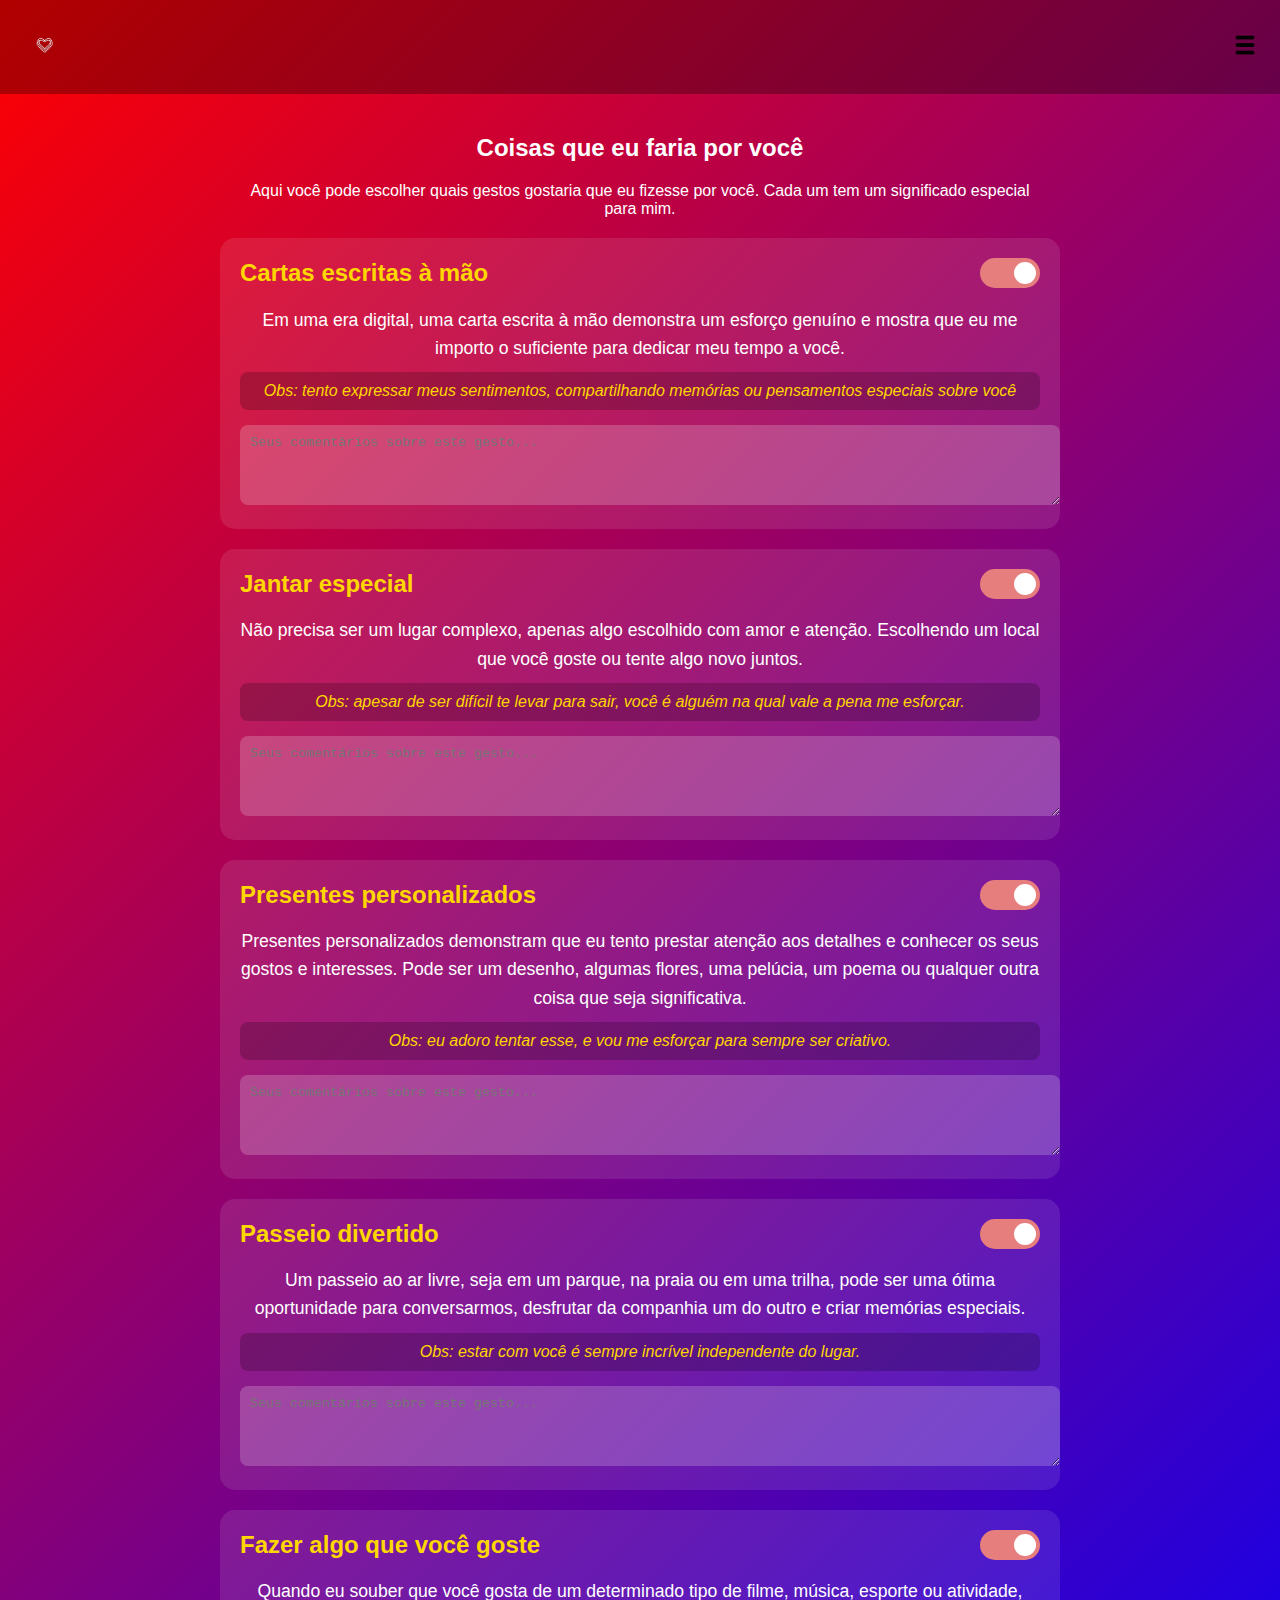
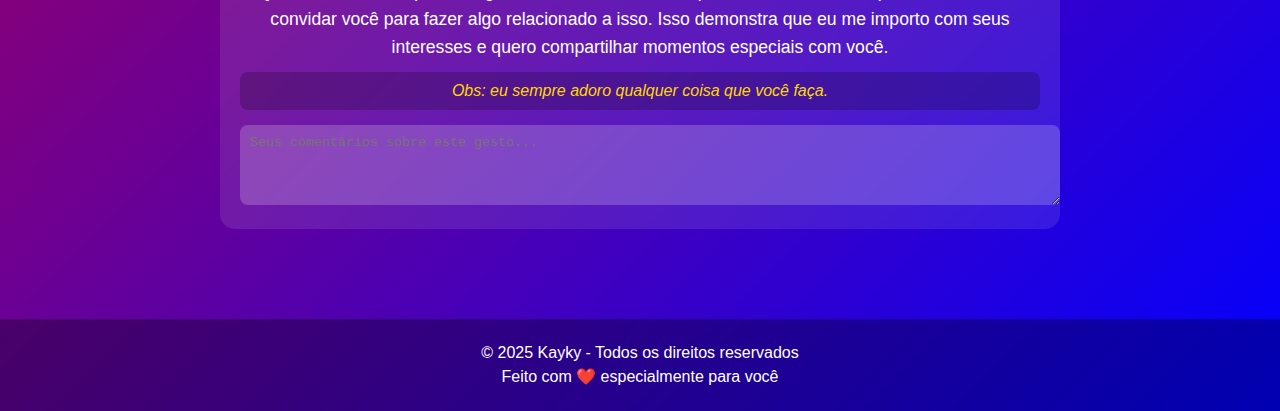
<file: paginas/servicos.html>
<!DOCTYPE html>
<html lang="pt-BR">
<head>
    <meta charset="UTF-8">
    <meta name="viewport" content="width=device-width, initial-scale=1.0">
    <title>Serviços - Para Você ❤️</title>
    <link rel="stylesheet" href="../style.css">
    <style>
        /* Estilos específicos para a página de serviços */
        .servico-container {
            background: rgba(255, 255, 255, 0.1);
            border-radius: 15px;
            padding: 20px;
            margin: 20px auto;
            max-width: 800px;
            transition: all 0.3s ease;
            position: relative;
            overflow: hidden;
        }

        .servico-container::after {
            content: '';
            position: absolute;
            top: 0;
            left: 0;
            right: 0;
            bottom: 0;
            background: rgba(0, 0, 0, 0.5);
            opacity: 0;
            transition: opacity 0.3s ease;
            z-index: 1;
            pointer-events: none;
        }

        .servico-container.desativado::after {
            opacity: 1;
        }

        .servico-content {
            position: relative;
            z-index: 2;
        }

        .servico-header {
            display: flex;
            justify-content: space-between;
            align-items: center;
            margin-bottom: 15px;
        }

        .servico-title {
            font-size: 1.5rem;
            margin: 0;
            color: #ffd700;
        }

        .toggle-switch {
            position: relative;
            display: inline-block;
            width: 60px;
            height: 30px;
        }

        .toggle-switch input {
            opacity: 0;
            width: 0;
            height: 0;
        }

        .slider {
            position: absolute;
            cursor: pointer;
            top: 0;
            left: 0;
            right: 0;
            bottom: 0;
            background-color: #ccc;
            transition: .4s;
            border-radius: 34px;
        }

        .slider:before {
            position: absolute;
            content: "";
            height: 22px;
            width: 22px;
            left: 4px;
            bottom: 4px;
            background-color: white;
            transition: .4s;
            border-radius: 50%;
        }

        input:checked + .slider {
            background-color: #e67e7e;
        }

        input:checked + .slider:before {
            transform: translateX(30px);
        }

        .servico-descricao {
            font-size: 1.1rem;
            line-height: 1.6;
            margin-bottom: 10px;
        }

        .servico-obs {
            font-style: italic;
            color: #ffd700;
            padding: 10px;
            background: rgba(0, 0, 0, 0.2);
            border-radius: 8px;
            margin: 10px 0;
        }

        .comentario-container {
            margin-top: 15px;
        }

        .comentario-input {
            width: 100%;
            padding: 10px;
            border-radius: 8px;
            border: none;
            background: rgba(255, 255, 255, 0.2);
            color: white;
            resize: vertical;
            min-height: 60px;
        }

        .page-intro {
            text-align: center;
            margin: 20px auto;
            max-width: 800px;
            padding: 0 20px;
        }

        @media (max-width: 768px) {
            .servico-header {
                flex-direction: column;
                align-items: flex-start;
            }
            
            .toggle-switch {
                margin-top: 10px;
                align-self: flex-end;
            }
        }
    </style>
</head>
<body>
    <!-- Menu Superior (igual ao index.html) -->
    <header>
        <div class="logo">
            <img src="../imagens/logo.png" alt="Logo">
        </div>
        <div class="menu-toggle">
            <img src="../imagens/menu-icon.png" alt="Menu">
        </div>
        <nav class="menu">
            <ul>
                <li><a href="../index.html">Home</a></li>
                <li><a href="servicos.html">Serviços</a></li>
                <li><a href="status.html">Status</a></li>
                <li><a href="mensagens.html">Mensagens</a></li>
                <li><a href="contato.html">Contato</a></li>
            </ul>
        </nav>
    </header>

    <!-- Conteúdo da Página -->
    <main>
        <div class="page-intro">
            <h2>Coisas que eu faria por você</h2>
            <p>Aqui você pode escolher quais gestos gostaria que eu fizesse por você. Cada um tem um significado especial para mim.</p>
        </div>

        <!-- Serviço 1 -->
        <div class="servico-container" id="servico1">
            <div class="servico-content">
                <div class="servico-header">
                    <h3 class="servico-title">Cartas escritas à mão</h3>
                    <label class="toggle-switch">
                        <input type="checkbox" checked>
                        <span class="slider"></span>
                    </label>
                </div>
                <p class="servico-descricao">Em uma era digital, uma carta escrita à mão demonstra um esforço genuíno e mostra que eu me importo o suficiente para dedicar meu tempo a você.</p>
                <p class="servico-obs">Obs: tento expressar meus sentimentos, compartilhando memórias ou pensamentos especiais sobre você</p>
                <div class="comentario-container">
                    <textarea class="comentario-input" placeholder="Seus comentários sobre este gesto..."></textarea>
                </div>
            </div>
        </div>

        <!-- Serviço 2 -->
        <div class="servico-container" id="servico2">
            <div class="servico-content">
                <div class="servico-header">
                    <h3 class="servico-title">Jantar especial</h3>
                    <label class="toggle-switch">
                        <input type="checkbox" checked>
                        <span class="slider"></span>
                    </label>
                </div>
                <p class="servico-descricao">Não precisa ser um lugar complexo, apenas algo escolhido com amor e atenção. Escolhendo um local que você goste ou tente algo novo juntos.</p>
                <p class="servico-obs">Obs: apesar de ser difícil te levar para sair, você é alguém na qual vale a pena me esforçar.</p>
                <div class="comentario-container">
                    <textarea class="comentario-input" placeholder="Seus comentários sobre este gesto..."></textarea>
                </div>
            </div>
        </div>

        <!-- Serviço 3 -->
        <div class="servico-container" id="servico3">
            <div class="servico-content">
                <div class="servico-header">
                    <h3 class="servico-title">Presentes personalizados</h3>
                    <label class="toggle-switch">
                        <input type="checkbox" checked>
                        <span class="slider"></span>
                    </label>
                </div>
                <p class="servico-descricao">Presentes personalizados demonstram que eu tento prestar atenção aos detalhes e conhecer os seus gostos e interesses. Pode ser um desenho, algumas flores, uma pelúcia, um poema ou qualquer outra coisa que seja significativa.</p>
                <p class="servico-obs">Obs: eu adoro tentar esse, e vou me esforçar para sempre ser criativo.</p>
                <div class="comentario-container">
                    <textarea class="comentario-input" placeholder="Seus comentários sobre este gesto..."></textarea>
                </div>
            </div>
        </div>

        <!-- Serviço 4 -->
        <div class="servico-container" id="servico4">
            <div class="servico-content">
                <div class="servico-header">
                    <h3 class="servico-title">Passeio divertido</h3>
                    <label class="toggle-switch">
                        <input type="checkbox" checked>
                        <span class="slider"></span>
                    </label>
                </div>
                <p class="servico-descricao">Um passeio ao ar livre, seja em um parque, na praia ou em uma trilha, pode ser uma ótima oportunidade para conversarmos, desfrutar da companhia um do outro e criar memórias especiais.</p>
                <p class="servico-obs">Obs: estar com você é sempre incrível independente do lugar.</p>
                <div class="comentario-container">
                    <textarea class="comentario-input" placeholder="Seus comentários sobre este gesto..."></textarea>
                </div>
            </div>
        </div>

        <!-- Serviço 5 -->
        <div class="servico-container" id="servico5">
            <div class="servico-content">
                <div class="servico-header">
                    <h3 class="servico-title">Fazer algo que você goste</h3>
                    <label class="toggle-switch">
                        <input type="checkbox" checked>
                        <span class="slider"></span>
                    </label>
                </div>
                <p class="servico-descricao">Quando eu souber que você gosta de um determinado tipo de filme, música, esporte ou atividade, convidar você para fazer algo relacionado a isso. Isso demonstra que eu me importo com seus interesses e quero compartilhar momentos especiais com você.</p>
                <p class="servico-obs">Obs: eu sempre adoro qualquer coisa que você faça.</p>
                <div class="comentario-container">
                    <textarea class="comentario-input" placeholder="Seus comentários sobre este gesto..."></textarea>
                </div>
            </div>
        </div>
    </main>

    <!-- Rodapé -->
    <footer>
        <p>© 2025 Kayky - Todos os direitos reservados</p>
        <p>Feito com ❤️ especialmente para você</p>
    </footer>

    <script>
        // Menu toggle (igual ao index.html)
        document.querySelector('.menu-toggle').addEventListener('click', function() {
            const menu = document.querySelector('.menu');
            menu.style.display = menu.style.display === 'block' ? 'none' : 'block';
        });

        // Ativar/desativar serviços
        document.querySelectorAll('.toggle-switch input').forEach(checkbox => {
            checkbox.addEventListener('change', function() {
                const container = this.closest('.servico-container');
                if (this.checked) {
                    container.classList.remove('desativado');
                } else {
                    container.classList.add('desativado');
                }
                
                // Aqui você pode adicionar código para salvar a preferência
                // Exemplo: localStorage.setItem(container.id, this.checked);
            });
        });

        // Carregar preferências salvas (se existirem)
        window.addEventListener('DOMContentLoaded', function() {
            document.querySelectorAll('.servico-container').forEach(container => {
                // Exemplo de carregamento:
                // const savedState = localStorage.getItem(container.id);
                // if (savedState === 'false') {
                //     container.querySelector('input').checked = false;
                //     container.classList.add('desativado');
                // }
            });
        });
        // Capturar escolhas de serviços
document.querySelectorAll('.toggle-switch input').forEach(checkbox => {
  checkbox.addEventListener('change', function() {
    const servico = this.closest('.servico-container').querySelector('.servico-title').textContent;
    const estado = this.checked ? 'Ativado' : 'Desativado';
    
    historico.salvar('servico', `${servico}: ${estado}`);
  });
});

// Capturar comentários
document.querySelectorAll('.comentario-input').forEach(textarea => {
  textarea.addEventListener('change', function() {
    if (this.value.trim() !== '') {
      historico.salvar('comentario-servico', this.value);
    }
  });
});
    </script>
</body>
</html>
</file>
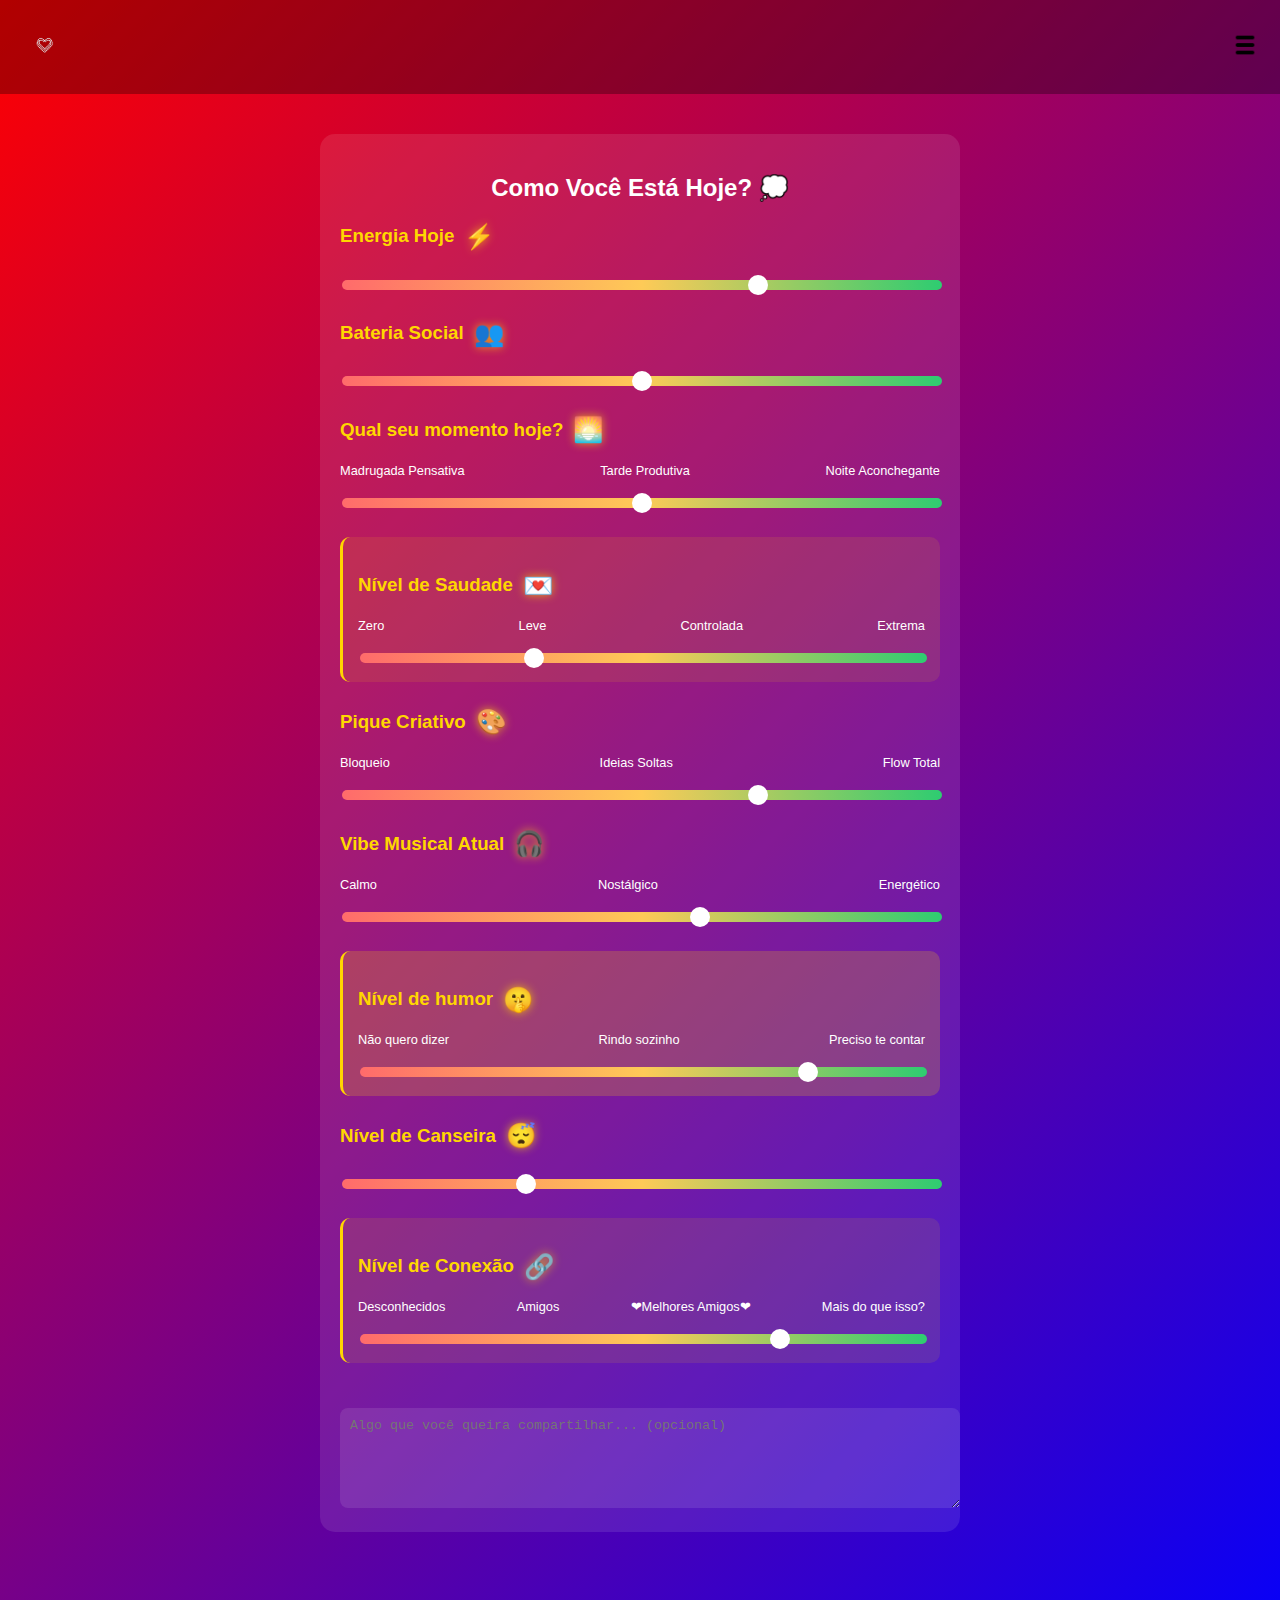
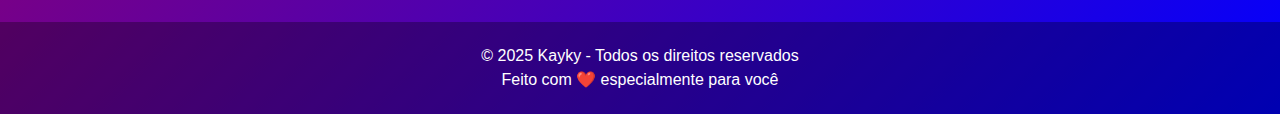
<file: paginas/status.html>
<!DOCTYPE html>
<html lang="pt-BR">
<head>
    <meta charset="UTF-8">
    <meta name="viewport" content="width=device-width, initial-scale=1.0">
    <title>Status - Nosso Espaço 💬</title>
    <link rel="stylesheet" href="../style.css">
    <style>
/* Estilo para os novos emojis nos títulos */
.status-item h3 span {
    font-size: 1.3em;
    filter: drop-shadow(0 0 5px rgba(255, 215, 0, 0.7));
}

/* Efeito hover nas barras */
.status-item:hover {
    transform: translateY(-3px);
    transition: all 0.3s ease;
}

/* Destaque diferente para as barras "highlight" */
.highlight {
    background: rgba(255, 215, 0, 0.1);
    border-left: 3px solid #ffd700;
    padding-left: 15px;
}
        .status-container {
            max-width: 600px;
            margin: 20px auto;
            padding: 20px;
            background: rgba(255, 255, 255, 0.1);
            border-radius: 15px;
        }
        
        .status-item {
            margin-bottom: 25px;
        }
        
        .status-item h3 {
            color: #ffd700;
            display: flex;
            align-items: center;
            gap: 10px;
        }
        
        .status-slider {
            width: 100%;
            height: 10px;
            -webkit-appearance: none;
            background: linear-gradient(90deg, #ff6b6b, #feca57, #2ecc71);
            border-radius: 5px;
            margin-top: 10px;
        }
        
        .status-slider::-webkit-slider-thumb {
            -webkit-appearance: none;
            width: 20px;
            height: 20px;
            background: white;
            border-radius: 50%;
            cursor: pointer;
        }
        
        .relationship-levels {
            display: flex;
            justify-content: space-between;
            margin: 10px 0;
            font-size: 0.8rem;
        }
        
        .highlight {
            background: rgba(255, 215, 0, 0.1);
            padding: 15px;
            border-radius: 10px;
        }
        
        textarea {
            width: 100%;
            padding: 10px;
            border-radius: 8px;
            background: rgba(255, 255, 255, 0.1);
            border: none;
            color: white;
            margin-top: 20px;
            min-height: 80px;
        }
    </style>
</head>
<body>
    <!-- Menu Superior (igual às outras páginas) -->
    <header>
        <div class="logo">
            <img src="../imagens/logo.png" alt="Logo">
        </div>
        <div class="menu-toggle">
            <img src="../imagens/menu-icon.png" alt="Menu">
        </div>
        <nav class="menu">
            <ul>
                <li><a href="../index.html">Home</a></li>
                <li><a href="servicos.html">Serviços</a></li>
                <li><a href="status.html">Status</a></li>
                <li><a href="mensagens.html">Mensagens</a></li>
                <li><a href="contato.html">Contato</a></li>
            </ul>
        </nav>
    </header>

    <!-- Conteúdo -->
    <main>
        <div class="status-container">
            <h2>Como Você Está Hoje? 💭</h2>
            
            <!-- Status Pessoal -->
            <div class="status-item">
                <h3>Energia Hoje <span>⚡</span></h3>
                <input type="range" min="0" max="100" value="70" class="status-slider" id="energia">
            </div>
            
            <div class="status-item">
                <h3>Bateria Social <span>👥</span></h3>
                <input type="range" min="0" max="100" value="50" class="status-slider" id="social">
            </div>
<!-- 1. Barra de "Momento do Dia" -->
<div class="status-item">
    <h3>Qual seu momento hoje? <span>🌅</span></h3>
    <div class="relationship-levels">
        <span>Madrugada Pensativa</span>
        <span>Tarde Produtiva</span>
        <span>Noite Aconchegante</span>
    </div>
    <input type="range" min="0" max="100" value="50" class="status-slider" id="momento-dia">
</div>

<!-- 2. Barra de "Saudade" -->
<div class="status-item highlight">
    <h3>Nível de Saudade <span>💌</span></h3>
    <div class="relationship-levels">
        <span>Zero</span>
        <span>Leve</span>
        <span>Controlada</span>
        <span>Extrema</span>
    </div>
    <input type="range" min="0" max="100" value="30" class="status-slider" id="saudade">
</div>

<!-- 3. Barra de "Criatividade" -->
<div class="status-item">
    <h3>Pique Criativo <span>🎨</span></h3>
    <div class="relationship-levels">
        <span>Bloqueio</span>
        <span>Ideias Soltas</span>
        <span>Flow Total</span>
    </div>
    <input type="range" min="0" max="100" value="70" class="status-slider" id="criatividade">
</div>

<!-- 4. Barra de "Vibe Musical" -->
<div class="status-item">
    <h3>Vibe Musical Atual <span>🎧</span></h3>
    <div class="relationship-levels">
        <span>Calmo</span>
        <span>Nostálgico</span>
        <span>Energético</span>
    </div>
    <input type="range" min="0" max="100" value="60" class="status-slider" id="musica">
</div>

<!-- 5. Barra Secreta "Nosso Inside Joke" -->
<div class="status-item highlight" style="background: rgba(255, 215, 0, 0.2);">
    <h3>Nível de humor <span>🤫</span></h3>
    <div class="relationship-levels">
        <span>Não quero dizer</span>
        <span>Rindo sozinho</span>
        <span>Preciso te contar</span>
    </div>
    <input type="range" min="0" max="100" value="80" class="status-slider" id="inside-joke">
</div>
            
            <div class="status-item">
                <h3>Nível de Canseira <span>😴</span></h3>
                <input type="range" min="0" max="100" value="30" class="status-slider" id="cansaco">
            </div>
            
            <!-- Status do Relacionamento -->
            <div class="status-item highlight">
                <h3>Nível de Conexão <span>🔗</span></h3>
                <div class="relationship-levels">
                    <span>Desconhecidos</span>
                    <span>Amigos</span>
                    <span>❤Melhores Amigos❤</span>
                    <span>Mais do que isso?</span>
                </div>
                <input type="range" min="0" max="100" value="75" class="status-slider" id="conexao">
            </div>
            
            <!-- Mensagem Livre -->
            <textarea id="mensagem-livre" placeholder="Algo que você queira compartilhar... (opcional)"></textarea>
        </div>
    </main>

    <!-- Rodapé -->
    <footer>
        <p>© 2025 Kayky - Todos os direitos reservados</p>
        <p>Feito com ❤️ especialmente para você</p>
    </footer>

    <script>
        // Menu toggle (igual às outras páginas)
        document.querySelector('.menu-toggle').addEventListener('click', function() {
            const menu = document.querySelector('.menu');
            menu.style.display = menu.style.display === 'block' ? 'none' : 'block';
        });

        // Sistema de salvamento (igual à página de serviços)
        function salvarStatus() {
            // Adicione os novos IDs para salvar automaticamente
const status = {
    energia: document.getElementById('energia').value,
    social: document.getElementById('social').value,
    cansaco: document.getElementById('cansaco').value,
    conexao: document.getElementById('conexao').value,
    momentoDia: document.getElementById('momento-dia').value,
    saudade: document.getElementById('saudade').value,
    criatividade: document.getElementById('criatividade').value,
    musica: document.getElementById('musica').value,
    insideJoke: document.getElementById('inside-joke').value,
    mensagem: document.getElementById('mensagem-livre').value
};

        // Carrega status salvo
        function carregarStatus() {
            const salvo = localStorage.getItem('statusDiario');
            if (salvo) {
                const status = JSON.parse(salvo);
                document.getElementById('energia').value = status.energia;
                document.getElementById('social').value = status.social;
                document.getElementById('cansaco').value = status.cansaco;
                document.getElementById('conexao').value = status.conexao;
                document.getElementById('mensagem-livre').value = status.mensagem || '';
            }
        }

        // Ouvir mudanças
        document.querySelectorAll('.status-slider, #mensagem-livre').forEach(elemento => {
            elemento.addEventListener('input', salvarStatus);
        });

        // Carregar ao abrir a página
        window.addEventListener('DOMContentLoaded', carregarStatus);
    </script>
</body>
</html>
</file>
<file: style.css>
/* Estilos Globais */
body {
    margin: 0;
    padding: 0;
    font-family: 'Arial', sans-serif;
    color: white;
    background: linear-gradient(135deg, #ff0000, #0000ff);
    min-height: 100vh;
}

/* Menu Superior */
header {
    display: flex;
    justify-content: space-between;
    align-items: center;
    padding: 20px;
    background-color: rgba(0, 0, 0, 0.3);
}

.logo img {
    height: 50px;
}

.menu-toggle {
    cursor: pointer;
}

.menu-toggle img {
    height: 30px;
}

.menu {
    display: none;
    position: absolute;
    right: 20px;
    top: 70px;
    background-color: rgba(0, 0, 0, 0.7);
    padding: 15px;
    border-radius: 5px;
}

.menu ul {
    list-style: none;
    padding: 0;
    margin: 0;
}

.menu li {
    margin: 10px 0;
}

.menu a {
    color: white;
    text-decoration: none;
}

/* Conteúdo Principal */
main {
    padding: 20px;
    text-align: center;
}

.mensagem-diaria {
    display: flex;
    justify-content: center;
    align-items: center;
    margin-bottom: 30px;
}

.imagem-dia img {
    max-width: 200px;
    border-radius: 10px;
    margin-right: 20px;
}

.texto-dia {
    max-width: 400px;
    font-size: 1.2rem;
}

.video-container {
    margin: 30px auto;
    max-width: 560px;
}

.declaracao {
    margin: 30px auto;
    max-width: 600px;
    font-size: 1.1rem;
    line-height: 1.6;
}

/* Rodapé */
footer {
    text-align: center;
    padding: 20px;
    background-color: rgba(0, 0, 0, 0.3);
    margin-top: 50px;
}

footer p {
    margin: 5px 0;
}
</file>
